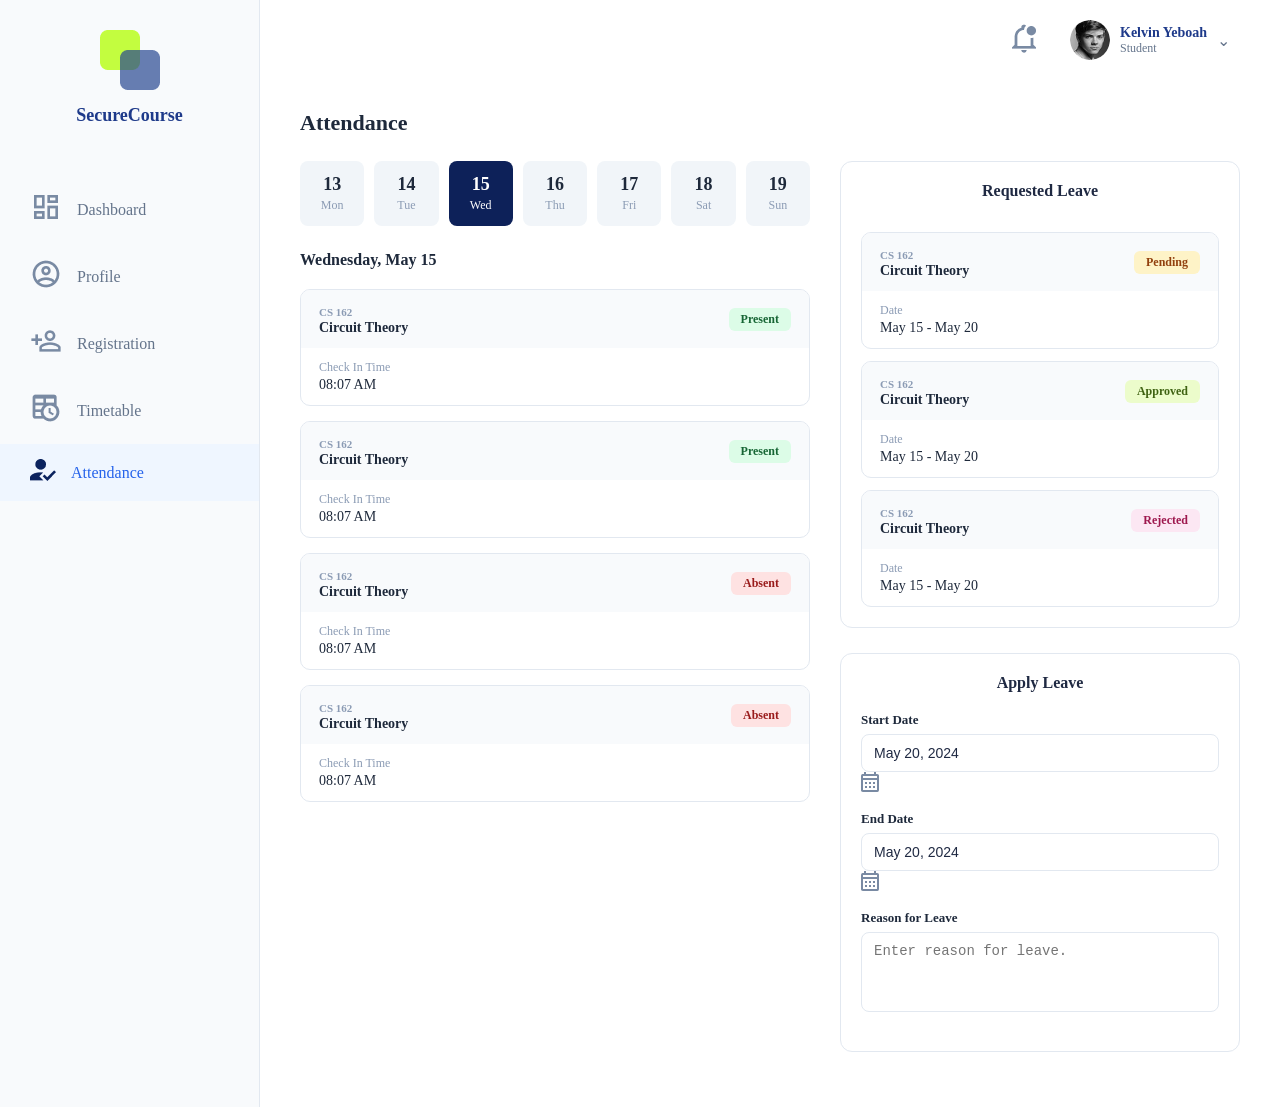
<file: attendance.html>
<!DOCTYPE html>
<html lang="en">

<head>
  <meta charset="UTF-8">
  <meta name="viewport" content="width=device-width, initial-scale=1.0">
  <title>SecureCourse - Attendance</title>
  <link rel="stylesheet" href="attendance.css">
  <link rel="icon" href="./image/secure_course_icon.png">
</head>

<body>
  <!-- main container -->
  <div class="app-container">
    <aside class="sidebar">
      <div class="brand">
        <div class="brand-icon">
          <img src="./image/secure_course_logo.png" alt="logo">
        </div>
        <h2>SecureCourse</h2>
      </div>
      <!-- side bar -->
      <nav class="sidebar-nav">
        <a href="./dashboard.html" class="nav-item">
          <span class="icon"><img src="./image/symbols_dashboard.png" alt=""></span> Dashboard
        </a>
        <a href="./profile.html" class="nav-item">
          <span class="icon"><img src="./image/mdi_account-circle-outline.png" alt=""></span> Profile
        </a>
        <a href="./registration.html" class="nav-item">
          <span class="icon"><img src="./image/mdi_register-outline.png" alt=""></span> Registration
        </a>
        <a href="./timetable.html" class="nav-item">
          <span class="icon"><img src="./image/mdi_timetable.png" alt=""></span> Timetable
        </a>
        <a href="./attendance.html" class="nav-item active">
          <span class="icon"><img src="image/attendance.png" alt=""></span> Attendance
        </a>
      </nav>
    </aside>
    <!-- main content -->
    <main class="main-content">
      <header class="topbar">
        <button class="hamburger-btn">☰</button>
        <div class="spacer"></div>
        <div class="user-profile-section">
          <button class="notification-btn"><img src="image/mdi_bell-badge-outline.png" alt=""></button>

          <div class="profile-menu">
            <img src="./image/profile-photo.png" alt="Avatar" class="avatar">
            <div class="profile-info">
              <span class="name">Kelvin Yeboah</span>
              <span class="role">Student</span>
            </div>
            <span class="dropdown-arrow">⌄</span>
            <div class="dropdown-content">
              <a href="#"><span><img src="./image/mdi_account-circle-outline.png" alt=""></span> Profile</a>
              <a href="#"><span><img src="image/mdi_password-outline.png" alt=""></span> Change Password</a>
              <div class="divider"></div>
              <a href="#"><span><img src="image/material-symbols_logout.png" alt=""></span> Logout</a>
            </div>
          </div>
        </div>
      </header>

      <div class="content-area">
        <h1 class="page-title">Attendance</h1>

        <div class="attendance-grid">

          <div class="attendance-main">
            <div class="date-selector">
              <div class="date-item"><span>13</span><small>Mon</small></div>
              <div class="date-item"><span>14</span><small>Tue</small></div>
              <div class="date-item active"><span>15</span><small>Wed</small></div>
              <div class="date-item"><span>16</span><small>Thu</small></div>
              <div class="date-item"><span>17</span><small>Fri</small></div>
              <div class="date-item"><span>18</span><small>Sat</small></div>
              <div class="date-item"><span>19</span><small>Sun</small></div>
            </div>

            <h3 class="current-date-title">Wednesday, May 15</h3>

            <div class="log-list">
              <div class="log-card">
                <div class="log-header">
                  <div class="course-info">
                    <span class="course-code">CS 162</span>
                    <h4 class="course-name">Circuit Theory</h4>
                  </div>
                  <span class="status-badge present">Present</span>
                </div>
                <div class="log-footer">
                  <span class="check-label">Check In Time</span>
                  <span class="check-time">08:07 AM</span>
                </div>
              </div>

              <div class="log-card">
                <div class="log-header">
                  <div class="course-info">
                    <span class="course-code">CS 162</span>
                    <h4 class="course-name">Circuit Theory</h4>
                  </div>
                  <span class="status-badge present">Present</span>
                </div>
                <div class="log-footer">
                  <span class="check-label">Check In Time</span>
                  <span class="check-time">08:07 AM</span>
                </div>
              </div>

              <div class="log-card">
                <div class="log-header">
                  <div class="course-info">
                    <span class="course-code">CS 162</span>
                    <h4 class="course-name">Circuit Theory</h4>
                  </div>
                  <span class="status-badge absent">Absent</span>
                </div>
                <div class="log-footer">
                  <span class="check-label">Check In Time</span>
                  <span class="check-time">08:07 AM</span>
                </div>
              </div>

              <div class="log-card">
                <div class="log-header">
                  <div class="course-info">
                    <span class="course-code">CS 162</span>
                    <h4 class="course-name">Circuit Theory</h4>
                  </div>
                  <span class="status-badge absent">Absent</span>
                </div>
                <div class="log-footer">
                  <span class="check-label">Check In Time</span>
                  <span class="check-time">08:07 AM</span>
                </div>
              </div>
            </div>
          </div>

          <div class="leave-side">
            <section class="card-outline leave-section">
              <h3 class="section-title">Requested Leave</h3>
              <div class="leave-card">
                <div class="log-header">
                  <div class="course-info">
                    <span class="course-code">CS 162</span>
                    <h4 class="course-name">Circuit Theory</h4>
                  </div>
                  <span class="status-badge pending">Pending</span>
                </div>
                <div class="log-footer">
                  <span class="check-label">Date</span>
                  <span class="check-time">May 15 - May 20</span>
                </div>
              </div>

              <div class="leave-card">
                <div class="log-header">
                  <div class="course-info">
                    <span class="course-code">CS 162</span>
                    <h4 class="course-name">Circuit Theory</h4>
                  </div>
                  <span class="status-badge approved">Approved</span>
                </div>
                <div class="log-footer">
                  <span class="check-label">Date</span>
                  <span class="check-time">May 15 - May 20</span>
                </div>
              </div>

              <div class="leave-card">
                <div class="log-header">
                  <div class="course-info">
                    <span class="course-code">CS 162</span>
                    <h4 class="course-name">Circuit Theory</h4>
                  </div>
                  <span class="status-badge rejected">Rejected</span>
                </div>
                <div class="log-footer">
                  <span class="check-label">Date</span>
                  <span class="check-time">May 15 - May 20</span>
                </div>
              </div>
            </section>

            <section class="card-outline apply-section">
              <h3 class="section-title">Apply Leave</h3>
              <form class="leave-form">
                <div class="form-group">
                  <label>Start Date</label>
                  <div class="input-with-icon">
                    <input type="text" value="May 20, 2024" placeholder="Select start date">
                    <img src="image/calender-attendance.png" alt="">
                  </div>
                </div>
                <div class="form-group">
                  <label>End Date</label>
                  <div class="input-with-icon">
                    <input type="text" value="May 20, 2024">
                    <img src="image/calender-attendance.png" alt="">
                  </div>
                </div>
                <div class="form-group">
                  <label>Reason for Leave</label>
                  <textarea placeholder="Enter reason for leave."></textarea>
                </div>
              </form>
            </section>
          </div>

        </div>
      </div>
    </main>
  </div>

  <script src="responsive.js"></script>
</body>

</html>
</file>
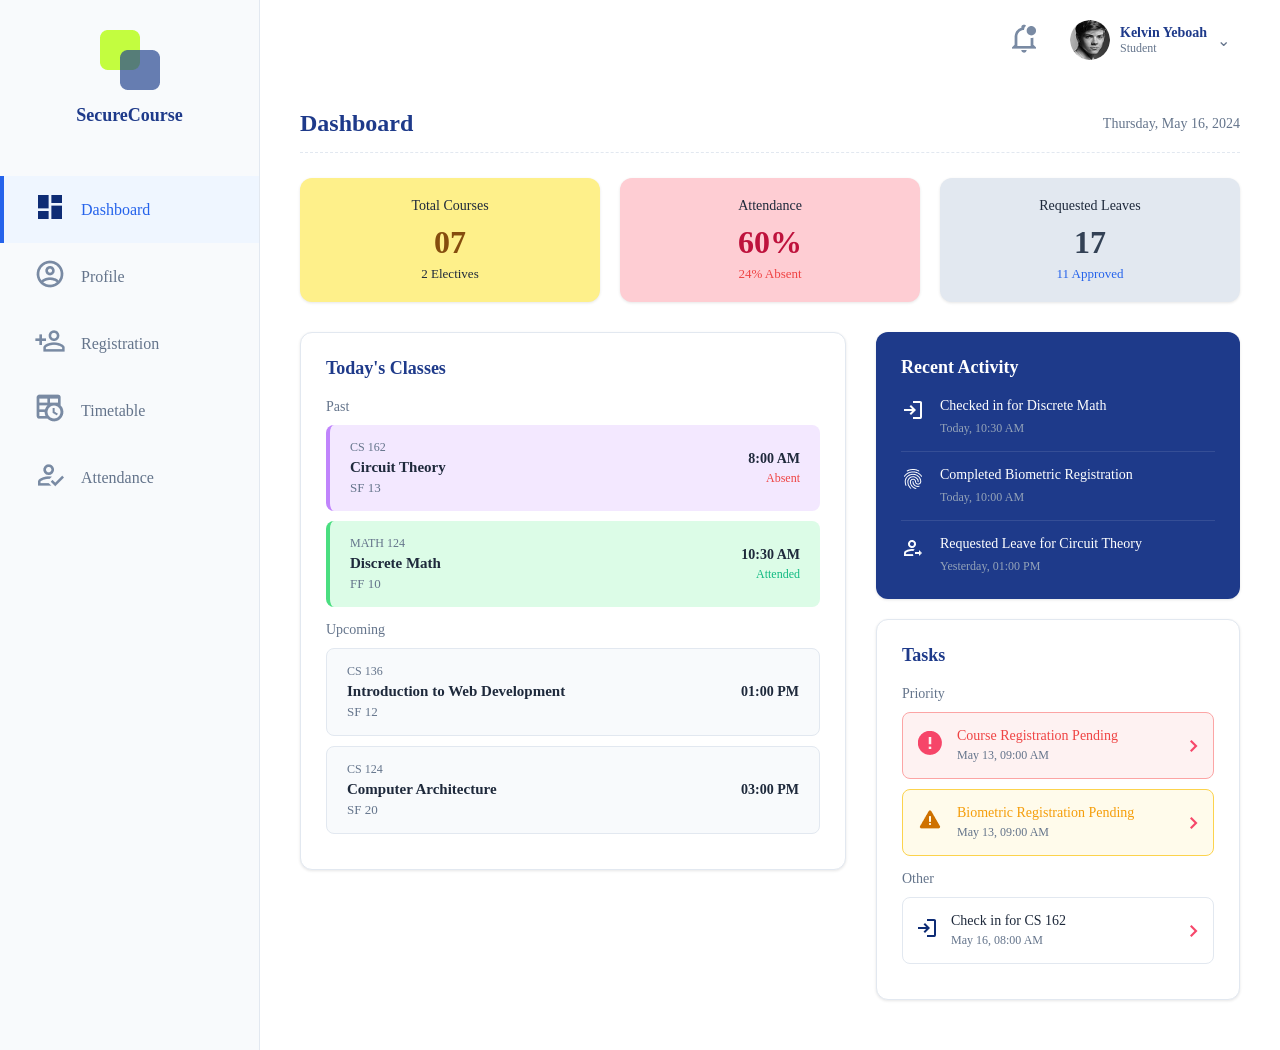
<file: dashboard.html>
<!DOCTYPE html>
<html lang="en">

<head>
    <meta charset="UTF-8">
    <meta name="viewport" content="width=device-width, initial-scale=1.0">
    <title>SecureCourse Dashboard</title>
    <link rel="stylesheet" href="dashboardstyle.css">
    <link rel="icon" href="./image/secure_course_logo.png">
</head>

<body>
    <!-- main container -->
    <div class="app-container">
        <aside class="sidebar">
            <div class="brand">
                <div class="brand-icon">
                    <img src="./image/secure_course_logo.png" alt="logo">
                </div>
                <h2>SecureCourse</h2>
            </div>
            <!-- side bar -->
            <nav class="sidebar-nav">
                <a href="./dashboard.html" class="nav-item active">
                    <span class="icon"><img src="./image/material-symbols_dashboard.png" alt=""></span> Dashboard
                </a>
                <a href="./profile.html" class="nav-item">
                    <span class="icon"><img src="./image/mdi_account-circle-outline.png" alt=""></span> Profile
                </a>
                <a href="./registration.html" class="nav-item">
                    <span class="icon"><img src="./image/mdi_register-outline.png" alt=""></span> Registration
                </a>
                <a href="./timetable.html" class="nav-item">
                    <span class="icon"><img src="./image/mdi_timetable.png" alt=""></span> Timetable
                </a>
                <a href="#" class="nav-item">
                    <span class="icon"><img src="image/mdi_account-check-outline.png" alt=""></span> Attendance
                </a>
            </nav>
        </aside>
        <!-- main content -->
        <main class="main-content">
            <header class="topbar">
                <button class="hamburger-btn">☰</button>
                <div class="spacer"></div>
                <div class="user-profile-section">
                    <button class="notification-btn"><img src="image/mdi_bell-badge-outline.png" alt=""></button>

                    <div class="profile-menu">
                        <img src="./image/profile-photo.png" alt="Avatar" class="avatar">
                        <div class="profile-info">
                            <span class="name">Kelvin Yeboah</span>
                            <span class="role">Student</span>
                        </div>
                        <span class="dropdown-arrow">⌄</span>
                        <div class="dropdown-content">
                            <a href="#"><span><img src="./image/mdi_account-circle-outline.png" alt=""></span>
                                Profile</a>
                            <a href="#"><span><img src="image/mdi_password-outline.png" alt=""></span> Change
                                Password</a>
                            <div class="divider"></div>
                            <a href="#"><span><img src="image/material-symbols_logout.png" alt=""></span> Logout</a>
                        </div>
                    </div>
                </div>
            </header>

            <div class="dashboard-content">

                <div class="page-header">
                    <h1>Dashboard</h1>
                    <span class="date">Thursday, May 16, 2024</span>
                </div>

                <section class="stats-row">
                    <div class="stat-card yellow">
                        <h3>Total Courses</h3>
                        <div class="value">07</div>
                        <p>2 Electives</p>
                    </div>
                    <div class="stat-card pink">
                        <h3>Attendance</h3>
                        <div class="value">60%</div>
                        <p class="danger-text">24% Absent</p>
                    </div>
                    <div class="stat-card gray">
                        <h3>Requested Leaves</h3>
                        <div class="value">17</div>
                        <p class="info-text">11 Approved</p>
                    </div>
                </section>

                <section class="main-grid">

                    <div class="grid-column">
                        <div class="card classes-card">
                            <h2 class="card-title">Today's Classes</h2>

                            <h4 class="section-subtitle">Past</h4>
                            <div class="class-item absent">
                                <div class="class-info">
                                    <span class="course-code">CS 162</span>
                                    <h4>Circuit Theory</h4>
                                    <span class="room">SF 13</span>
                                </div>
                                <div class="class-status">
                                    <span class="time">8:00 AM</span>
                                    <span class="status-label">Absent</span>
                                </div>
                            </div>

                            <div class="class-item attended">
                                <div class="class-info">
                                    <span class="course-code">MATH 124</span>
                                    <h4>Discrete Math</h4>
                                    <span class="room">FF 10</span>
                                </div>
                                <div class="class-status">
                                    <span class="time">10:30 AM</span>
                                    <span class="status-label">Attended</span>
                                </div>
                            </div>

                            <h4 class="section-subtitle">Upcoming</h4>
                            <div class="class-item upcoming">
                                <div class="class-info">
                                    <span class="course-code">CS 136</span>
                                    <h4>Introduction to Web Development</h4>
                                    <span class="room">SF 12</span>
                                </div>
                                <div class="class-status">
                                    <span class="time">01:00 PM</span>
                                </div>
                            </div>

                            <div class="class-item upcoming">
                                <div class="class-info">
                                    <span class="course-code">CS 124</span>
                                    <h4>Computer Architecture</h4>
                                    <span class="room">SF 20</span>
                                </div>
                                <div class="class-status">
                                    <span class="time">03:00 PM</span>
                                </div>
                            </div>
                        </div>
                    </div>

                    <div class="grid-column">

                        <div class="card dark-card">
                            <h2 class="card-title text-white">Recent Activity</h2>
                            <ul class="activity-list">
                                <li>
                                    <span class="act-icon"><img src="image/material-symbols_login.png" alt=""></span>
                                    <div class="act-details">
                                        <p>Checked in for Discrete Math</p>
                                        <span>Today, 10:30 AM</span>
                                    </div>
                                </li>
                                <li>
                                    <span class="act-icon"><img src="image/mdi_fingerprint.png" alt=""></span>
                                    <div class="act-details">
                                        <p>Completed Biometric Registration</p>
                                        <span>Today, 10:00 AM</span>
                                    </div>
                                </li>
                                <li>
                                    <span class="act-icon"><img src="image/mdi_account-arrow-right-outline.png"
                                            alt=""></span>
                                    <div class="act-details">
                                        <p>Requested Leave for Circuit Theory</p>
                                        <span>Yesterday, 01:00 PM</span>
                                    </div>
                                </li>
                            </ul>
                        </div>

                        <div class="card tasks-card">
                            <h2 class="card-title">Tasks</h2>

                            <h4 class="section-subtitle">Priority</h4>
                            <div class="task-item urgent">
                                <span class="task-icon text-red"><img src="./image/zondicons_exclamation-solid.png"
                                        alt=""></span>
                                <div class="task-details">
                                    <p class="text-red">Course Registration Pending</p>
                                    <span>May 13, 09:00 AM</span>
                                </div>
                                <span class="arrow"><img src="image/Vector_Arrow.png" alt=""></span>
                            </div>
                            <div class="task-item warning">
                                <span class="task-icon text-orange"><img src="image/Group.png" alt=""></span>
                                <div class="task-details">
                                    <p class="text-orange">Biometric Registration Pending</p>
                                    <span>May 13, 09:00 AM</span>
                                </div>
                                <span class="arrow"><img src="./image/Vector_Arrow.png" alt=""></span>
                            </div>

                            <h4 class="section-subtitle">Other</h4>
                            <div class="task-item normal">
                                <span class="task-icon"><img src="image/Vector.png" alt=""></span>
                                <div class="task-details">
                                    <p>Check in for CS 162</p>
                                    <span>May 16, 08:00 AM</span>
                                </div>
                                <span class="arrow"><img src="image/Vector_Arrow.png" alt=""></span>
                            </div>
                        </div>

                    </div>
                </section>
            </div>
        </main>
    </div>

    <script src="responsive.js"></script>
</body>

</html>
</file>
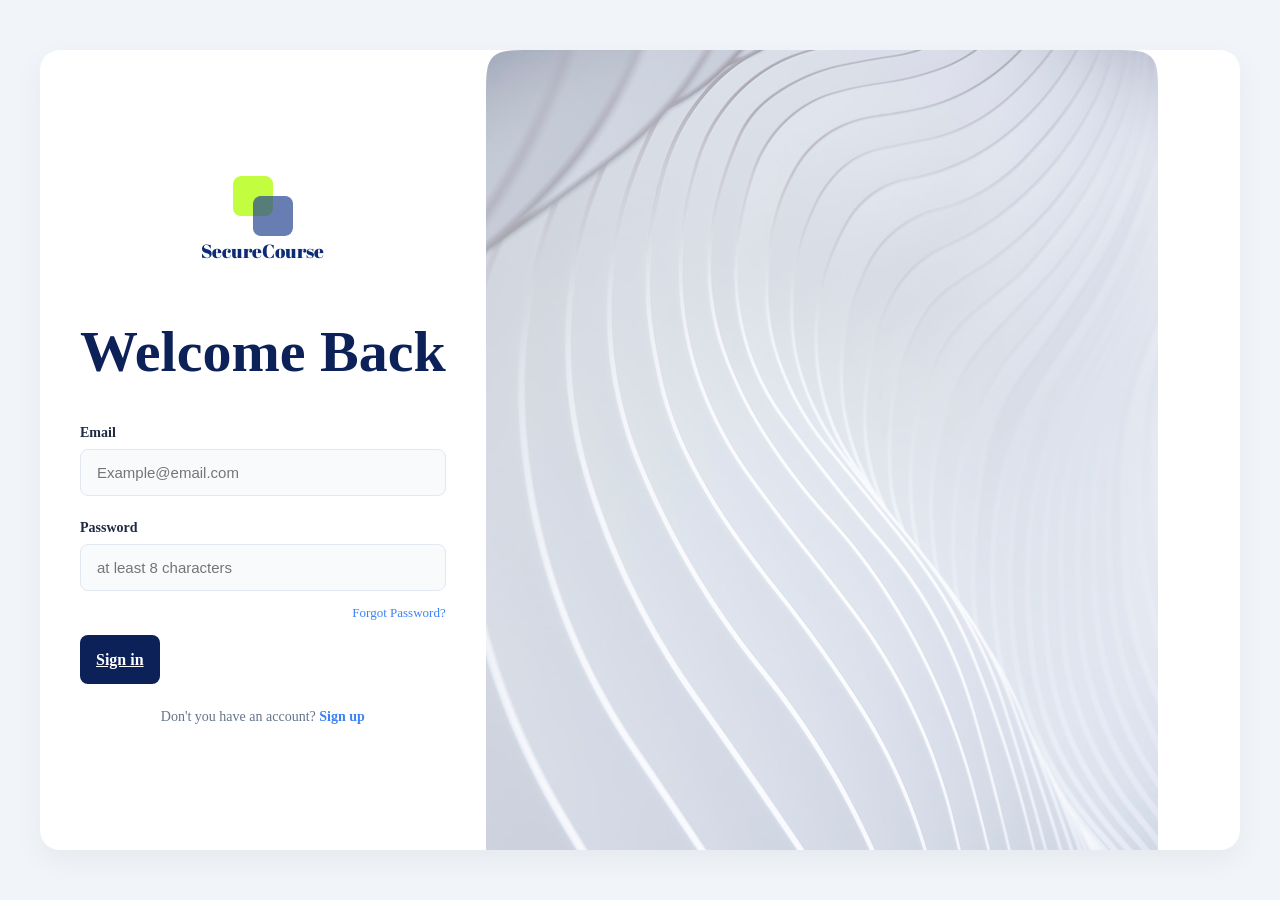
<file: login.html>
<!DOCTYPE html>
<html lang="en">

<head>
  <meta charset="UTF-8">
  <meta name="viewport" content="width=device-width, initial-scale=1.0">
  <title>SecureCourse - Login</title>
  <link rel="icon" href="./image/secure_course_icon.png">
  <link rel="stylesheet" href="login.css">
</head>

<body>

  <div class="login-container">
    <div class="login-form-side">
      <div class="form-wrapper">
        <div class="logo-container">
          <img src="./image/secure_course_icon.png" alt="logo">
          <h3>SecureCourse</h3>
        </div>
        <div class="welcome-text">
          <h1>Welcome Back</h1>
        </div>
        <form>
          <div class="input-group">
            <label for="email">Email</label>
            <input type="email" id="email" placeholder="Example@email.com" required>
          </div>

          <div class="input-group">
            <label for="password">Password</label>
            <input type="password" id="password" placeholder="at least 8 characters" required>
          </div>

          <div class="forgot-password">
            <a href="#">Forgot Password?</a>
          </div>
          <a href="./dashboard.html" class="signin-btn">Sign in</a>
        </form>

        <p class="signup-text">
          Don't you have an account? <a href="./index.html">Sign up</a>
        </p>
      </div>
    </div>

    <div class="login-image-side">
      <img src="./image/login_art.png" alt="">
    </div>
  </div>

  <script src="login.js"></script>
</body>

</html>
</file>
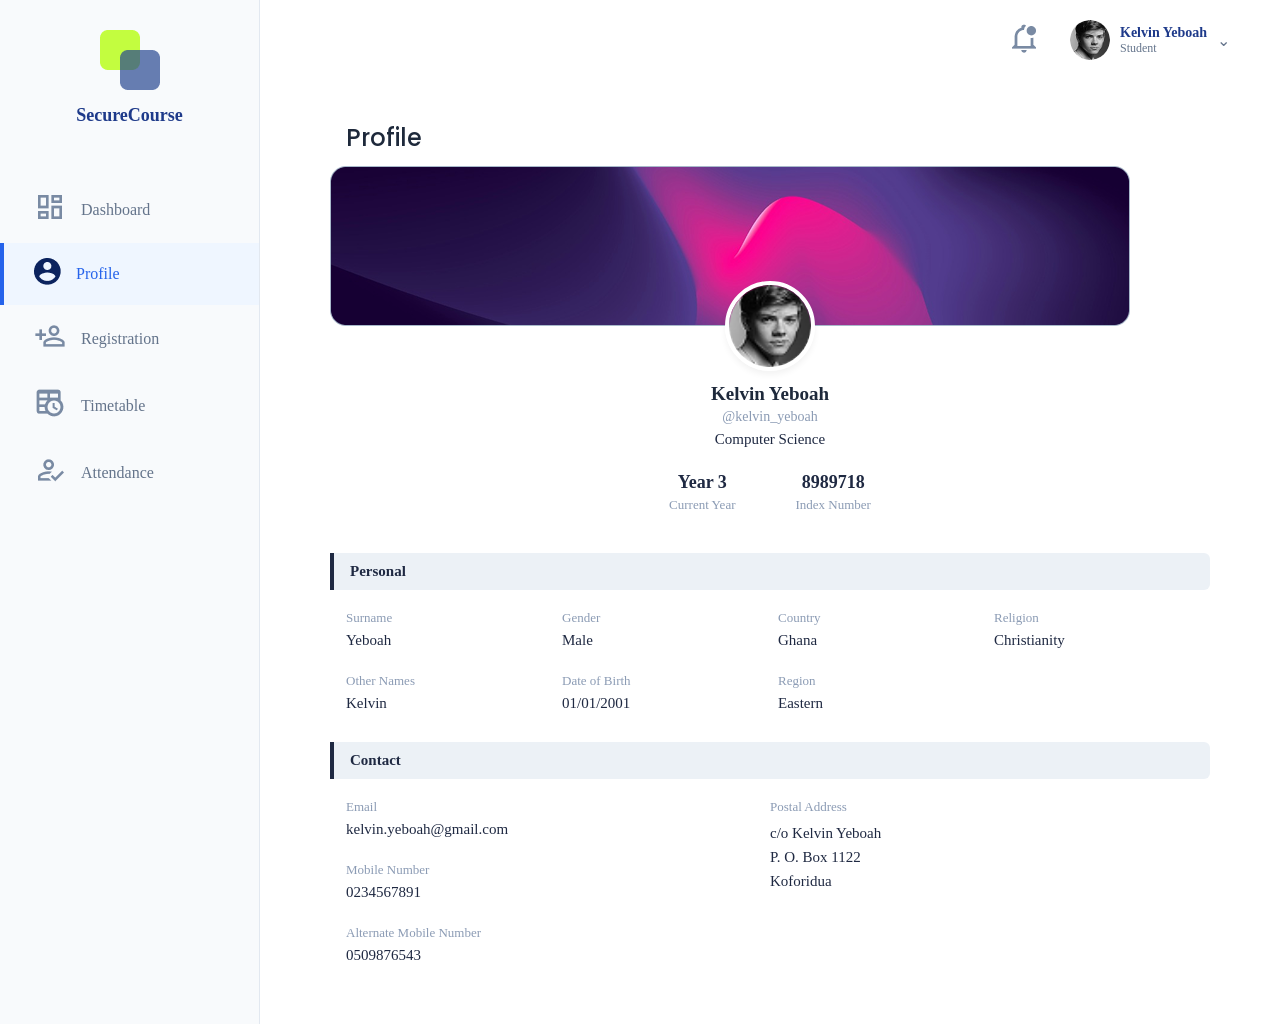
<file: profile.html>
<!DOCTYPE html>
<html lang="en">

<head>
  <meta charset="UTF-8">
  <meta name="viewport" content="width=device-width, initial-scale=1.0">
  <title>SecureCourse - Profile</title>
  <link rel="icon" href="./image/secure_course_icon.png">
  <link rel="stylesheet" href="profile.css">
</head>

<body>
  <!-- main container -->
  <div class="app-container">
    <aside class="sidebar">
      <div class="brand">
        <div class="brand-icon">
          <img src="./image/secure_course_logo.png" alt="logo">
        </div>
        <h2>SecureCourse</h2>
      </div>
      <!-- side bar -->
      <nav class="sidebar-nav">
        <a href="dashboard.html" class="nav-item">
          <span class="icon"><img src="./image/symbols_dashboard.png" alt=""></span> Dashboard
        </a>
        <a href="./profile.html" class="nav-item active">
          <span class="icon"><img src="./image/profile.png" alt=""></span> Profile
        </a>
        <a href="./registration.html" class="nav-item">
          <span class="icon"><img src="./image/mdi_register-outline.png" alt=""></span> Registration
        </a>
        <a href="./timetable.html" class="nav-item">
          <span class="icon"><img src="./image/mdi_timetable.png" alt=""></span> Timetable
        </a>
        <a href="./attendance.html" class="nav-item">
          <span class="icon"><img src="image/mdi_account-check-outline.png" alt=""></span> Attendance
        </a>
      </nav>
    </aside>
    <!-- main content -->
    <main class="main-content">
      <header class="topbar">
        <button class="hamburger-btn">☰</button>
        <div class="spacer"></div>
        <div class="user-profile-section">
          <button class="notification-btn"><img src="image/mdi_bell-badge-outline.png" alt=""></button>
          <div class="profile-menu">
            <img src="./image/profile-photo.png" alt="Avatar" class="avatar">
            <div class="profile-info">
              <span class="name">Kelvin Yeboah</span>
              <span class="role">Student</span>
            </div>
            <span class="dropdown-arrow">⌄</span>
            <div class="dropdown-content">
              <a href="#"><span><img src="./image/mdi_account-circle-outline.png" alt=""></span> Profile</a>
              <a href="#"><span><img src="image/mdi_password-outline.png" alt=""></span> Change Password</a>
              <div class="divider"></div>
              <a href="#"><span><img src="image/material-symbols_logout.png" alt=""></span> Logout</a>
            </div>
          </div>
        </div>
      </header>
      <div class="content-area">
        <h1>Profile</h1>
        <div class="profile-container">
          <div class="img-background">
            <img src="./image/Content.png" alt="">
          </div>
          <div class="avatar-wrapper">
            <img src="./image/profile-photo.png" alt="Kelvin Yeboah" class="profile-avatar">
          </div>

          <div class="user-main-info">
            <h2 class="user-name">Kelvin Yeboah</h2>
            <p class="user-handle">@kelvin_yeboah</p>
            <p class="user-course">Computer Science</p>
          </div>

          <div class="user-stats">
            <div class="stat-item">
              <span class="stat-value">Year 3</span>
              <span class="stat-label">Current Year</span>
            </div>
            <div class="stat-item">
              <span class="stat-value">8989718</span>
              <span class="stat-label">Index Number</span>
            </div>
          </div>

          <div class="info-section">
            <div class="section-header">Personal</div>
            <div class="info-grid personal-grid">
              <div class="info-item">
                <span class="label">Surname</span>
                <span class="value">Yeboah</span>
              </div>
              <div class="info-item">
                <span class="label">Gender</span>
                <span class="value">Male</span>
              </div>
              <div class="info-item">
                <span class="label">Country</span>
                <span class="value">Ghana</span>
              </div>
              <div class="info-item">
                <span class="label">Religion</span>
                <span class="value">Christianity</span>
              </div>
              <div class="info-item">
                <span class="label">Other Names</span>
                <span class="value">Kelvin</span>
              </div>
              <div class="info-item">
                <span class="label">Date of Birth</span>
                <span class="value">01/01/2001</span>
              </div>
              <div class="info-item">
                <span class="label">Region</span>
                <span class="value">Eastern</span>
              </div>
            </div>
          </div>

          <div class="info-section">
            <div class="section-header">Contact</div>
            <div class="info-grid contact-grid">
              <div class="contact-left">
                <div class="info-item">
                  <span class="label">Email</span>
                  <span class="value">kelvin.yeboah@gmail.com</span>
                </div>
                <div class="info-item">
                  <span class="label">Mobile Number</span>
                  <span class="value">0234567891</span>
                </div>
                <div class="info-item">
                  <span class="label">Alternate Mobile Number</span>
                  <span class="value">0509876543</span>
                </div>
              </div>
              <div class="contact-right">
                <div class="info-item">
                  <span class="label">Postal Address</span>
                  <span class="value address-text">
                    c/o Kelvin Yeboah<br>
                    P. O. Box 1122<br>
                    Koforidua
                  </span>
                </div>
              </div>
            </div>
          </div>

        </div>
      </div>
    </main>
  </div>

  <script src="responsive.js"></script>
</body>

</html>
</file>
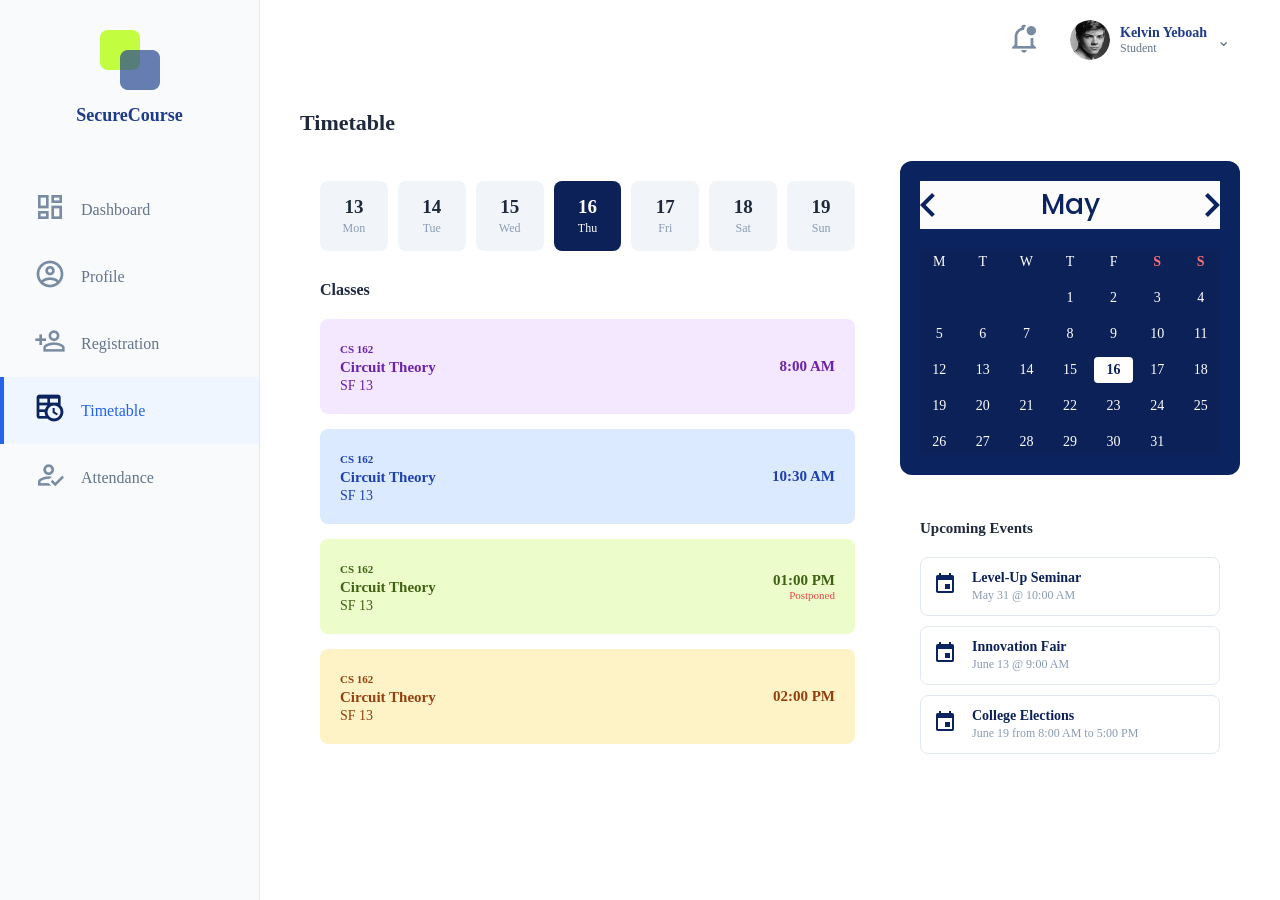
<file: timetable.html>
<!DOCTYPE html>
<html lang="en">

<head>
  <meta charset="UTF-8">
  <meta name="viewport" content="width=device-width, initial-scale=1.0">
  <title>SecureCourse - Timetable</title>
  <link rel="stylesheet" href="./timetable.css">
  <link rel="icon" href="./image/secure_course_icon.png">
</head>

<body>
  <!-- main container -->
  <div class="app-container">
    <aside class="sidebar">
      <div class="brand">
        <div class="brand-icon">
          <img src="./image/secure_course_logo.png" alt="logo">
        </div>
        <h2>SecureCourse</h2>
      </div>
      <!-- side bar -->
      <nav class="sidebar-nav">
        <a href="./dashboard.html" class="nav-item">
          <span class="icon"><img src="./image/symbols_dashboard.png" alt=""></span> Dashboard
        </a>
        <a href="./profile.html" class="nav-item">
          <span class="icon"><img src="./image/mdi_account-circle-outline.png" alt=""></span> Profile
        </a>
        <a href="./registration.html" class="nav-item">
          <span class="icon"><img src="./image/mdi_register-outline.png" alt=""></span> Registration
        </a>
        <a href="./timetable.html" class="nav-item active">
          <span class="icon"><img src="./image/timetable.png" alt=""></span> Timetable
        </a>
        <a href="./attendance.html" class="nav-item">
          <span class="icon"><img src="image/mdi_account-check-outline.png" alt=""></span> Attendance
        </a>
      </nav>
    </aside>
    <!-- main content -->
    <main class="main-content">
      <header class="topbar">
        <button class="hamburger-btn">☰</button>
        <div class="spacer"></div>
        <div class="user-profile-section">
          <button class="notification-btn"><img src="image/mdi_bell-badge-outline.png" alt=""></button>
          <div class="profile-menu">
            <img src="./image/profile-photo.png" alt="Avatar" class="avatar">
            <div class="profile-info">
              <span class="name">Kelvin Yeboah</span>
              <span class="role">Student</span>
            </div>
            <span class="dropdown-arrow">⌄</span>
            <div class="dropdown-content">
              <a href="#"><span><img src="./image/mdi_account-circle-outline.png" alt=""></span> Profile</a>
              <a href="#"><span><img src="image/mdi_password-outline.png" alt=""></span> Change Password</a>
              <div class="divider"></div>
              <a href="#"><span><img src="image/material-symbols_logout.png" alt=""></span> Logout</a>
            </div>
          </div>
        </div>
      </header>

      <div class="content-area">
        <h1 class="page-title">Timetable</h1>

        <div class="timetable-grid">

          <section class="card schedule-main">
            <div class="date-selector">
              <div class="date-item"><span>13</span><small>Mon</small></div>
              <div class="date-item"><span>14</span><small>Tue</small></div>
              <div class="date-item"><span>15</span><small>Wed</small></div>
              <div class="date-item active"><span>16</span><small>Thu</small></div>
              <div class="date-item"><span>17</span><small>Fri</small></div>
              <div class="date-item"><span>18</span><small>Sat</small></div>
              <div class="date-item"><span>19</span><small>Sun</small></div>
            </div>

            <h2 class="sub-section-title">Classes</h2>

            <div class="class-list">
              <div class="class-card purple">
                <div class="class-info">
                  <span class="course-code">CS 162</span>
                  <h3 class="course-title">Circuit Theory</h3>
                  <p class="location">SF 13</p>
                </div>
                <div class="class-time">8:00 AM</div>
              </div>

              <div class="class-card blue">
                <div class="class-info">
                  <span class="course-code">CS 162</span>
                  <h3 class="course-title">Circuit Theory</h3>
                  <p class="location">SF 13</p>
                </div>
                <div class="class-time">10:30 AM</div>
              </div>

              <div class="class-card lime">
                <div class="class-info">
                  <span class="course-code">CS 162</span>
                  <h3 class="course-title">Circuit Theory</h3>
                  <p class="location">SF 13</p>
                </div>
                <div class="class-time-group">
                  <div class="class-time">01:00 PM</div>
                  <span class="status-tag">Postponed</span>
                </div>
              </div>

              <div class="class-card orange">
                <div class="class-info">
                  <span class="course-code">CS 162</span>
                  <h3 class="course-title">Circuit Theory</h3>
                  <p class="location">SF 13</p>
                </div>
                <div class="class-time">02:00 PM</div>
              </div>
            </div>
          </section>

          <div class="side-panel">
            <div class="calendar-widget">
              <div class="calendar-header">
                <img src="image/back arrow.png" alt="">
                <h3>May</h3>
                <img src="image/front arrow.png" alt="">
              </div>
              <div class="calendar-days">
                <span>M</span><span>T</span><span>W</span><span>T</span><span>F</span><span
                  class="weekend">S</span><span class="weekend">S</span>
                <span class="empty"></span><span class="empty"></span><span
                  class="empty"></span><span>1</span><span>2</span><span>3</span><span>4</span><span>5</span>
                <span>6</span><span>7</span><span>8</span><span>9</span><span>10</span><span>11</span><span>12</span>
                <span>13</span><span>14</span><span>15</span><span
                  class="today">16</span><span>17</span><span>18</span><span>19</span>
                <span>20</span><span>21</span><span>22</span><span>23</span><span>24</span><span>25</span><span>26</span>
                <span>27</span><span>28</span><span>29</span><span>30</span><span>31</span>
              </div>
            </div>

            <div class="card events-widget">
              <h2 class="section-title">Upcoming Events</h2>
              <div class="event-item">
                <div class="event-icon"><img src="./image/calender.png" alt="calender logo"></div>
                <div class="event-details">
                  <h4>Level-Up Seminar</h4>
                  <p>May 31 @ 10:00 AM</p>
                </div>
              </div>
              <div class="event-item">
                <div class="event-icon"><img src="image/calender.png" alt="calender logo"></div>
                <div class="event-details">
                  <h4>Innovation Fair</h4>
                  <p>June 13 @ 9:00 AM</p>
                </div>
              </div>
              <div class="event-item">
                <div class="event-icon"><img src="./image/calender.png" alt="calender logo"></div>
                <div class="event-details">
                  <h4>College Elections</h4>
                  <p>June 19 from 8:00 AM to 5:00 PM</p>
                </div>
              </div>
            </div>
          </div>
        </div>
      </div>
    </main>
  </div>
  <script src="responsive.js"></script>
</body>

</html>
</file>
<file: attendance.css>
@import url("https://fonts.googleapis.com/css2?family=Abril+Fatface&display=swap");
@import url("https://fonts.googleapis.com/css2?family=Poppins:ital,wght@0,100;0,200;0,300;0,400;0,500;0,600;0,700;0,800;0,900;1,100;1,200;1,300;1,400;1,500;1,600;1,700;1,800;1,900&display=swap");

* {
  margin: 0;
  padding: 0;
  box-sizing: border-box;
}

body {
  background-color: #ffffff;
  color: #1e293b;
}

.app-container {
  display: flex;
  min-height: 100vh;
}

.sidebar {
  width: 260px;
  background-color: #f8fafc;
  border-right: 1px solid #e2e8f0;
  display: flex;
  flex-direction: column;
}

.brand {
  padding: 30px 20px;
  display: flex;
  flex-direction: column;
  align-items: center;
  gap: 15px;
}

.brand-icon {
  width: 60px;
  height: 60px;
  gap: 11px;
}

.brand h2 {
  font-size: 18px;
  color: #1e3a8a;
}

.sidebar-nav {
  padding: 20px 0;
  display: flex;
  flex-direction: column;
}

.nav-item {
  display: flex;
  align-items: center;
  gap: 15px;
  padding: 15px 30px;
  text-decoration: none;
  color: #64748b;
  font-weight: 500;
  border-left: 4px;
}

.nav-item:hover {
  background-color: #f1f5f9;
  color: #1e3a8a;
}

.nav-item.active {
  color: #2563eb;
  border-left-color: #2563eb;
  background-color: #eff6ff;
}

.nav-item .icon {
  font-size: 18px;
}

.main-content {
  flex: 1;
  display: flex;
  flex-direction: column;
}

.topbar {
  display: flex;
  justify-content: space-between;
  align-items: center;
  padding: 15px 40px;
  border-bottom: 1px;
}

.user-profile-section {
  display: flex;
  align-items: center;
  gap: 20px;
}

.notification-btn {
  background: none;
  border: none;
  font-size: 20px;
  cursor: pointer;
  color: #64748b;
  transition: all 0.2s ease-in-out;
}
.notification-btn:hover {
  color: #1e3a8a;
  transform: scale(1.1);
}

.profile-menu {
  display: flex;
  align-items: center;
  gap: 10px;
  cursor: pointer;
  position: relative;
  padding: 5px 10px;
  border-radius: 8px;
  transition: all 0.2s ease-in-out;
}

.profile-menu:hover {
  background-color: #f8fafc;
}

.avatar {
  width: 40px;
  height: 40px;
  border-radius: 50%;
}
.profile-info {
  display: flex;
  flex-direction: column;
}
.name {
  font-weight: 600;
  font-size: 14px;
  color: #1e3a8a;
}
.role {
  font-size: 12px;
  color: #64748b;
}
.dropdown-arrow {
  color: #64748b;
}

.dropdown-content {
  display: none;
  position: absolute;
  top: 100%;
  right: 0;
  background-color: white;
  min-width: 200px;
  box-shadow: 0 10px 15px -3px #0000001a;
  border-radius: 8px;
  border: 1px solid #e2e8f0;
  padding: 10px 0px;
}

/* Shows dropdown on hover */
.profile-menu:hover .dropdown-content {
  display: block;
}

.dropdown-content a {
  color: #1e293b;
  padding: 12px 20px;
  text-decoration: none;
  display: flex;
  align-items: center;
  gap: 10px;
  font-size: 14px;
  transition: all 0.2s ease-in-out;
}

.dropdown-content a:hover {
  background-color: #f8fafc;
  color: #2563eb;
}

.divider {
  height: 1px;
  background-color: #e2e8f0;
  margin: 5px 0px;
}

/* --- Content Layout --- */
.content-area {
  padding: 30px 40px;
}
.page-title {
  font-size: 22px;
  font-weight: 600;
  margin-bottom: 25px;
}
.attendance-grid {
  display: grid;
  grid-template-columns: 1fr 400px;
  gap: 30px;
}

/* --- Date Selector --- */
.date-selector {
  display: flex;
  gap: 10px;
  margin-bottom: 25px;
}
.date-item {
  flex: 1;
  padding: 12px 5px;
  border-radius: 8px;
  background-color: #f1f5f9;
  text-align: center;
  cursor: pointer;
  transition: 0.2s;
  border: 1px solid transparent;
}

.date-item:hover {
  background-color: #e2e8f0;
}
.date-item.active {
  background-color: #0d2159;
  color: #ffffff;
}
.date-item span {
  display: block;
  font-size: 18px;
  font-weight: 600;
}
.date-item small {
  font-size: 12px;
  color: #8b9bb4;
}
.date-item.active small {
  color: #ffffff;
}

.current-date-title {
  font-size: 16px;
  margin-bottom: 20px;
  font-weight: 600;
}

/* --- Attendance Logs --- */
.log-list {
  display: flex;
  flex-direction: column;
  gap: 15px;
}

.log-card,
.leave-card {
  border: 1px solid #e2e8f0;
  border-radius: 10px;
  overflow: hidden;
  cursor: pointer;
}
.log-card:hover,
.leave-card:hover {
  transform: translateY(-2px);
  box-shadow: 0 4px 10px #000000;
}

.log-header {
  padding: 12px 18px;
  background-color: #f8fafc;
  display: flex;
  justify-content: space-between;
  align-items: center;
}
.course-code {
  font-size: 11px;
  color: #8b9bb4;
  font-weight: 600;
}
.course-name {
  font-size: 14px;
  font-weight: 600;
}

.log-footer {
  padding: 12px 18px;
  display: flex;
  flex-direction: column;
  gap: 2px;
}
.check-label {
  font-size: 12px;
  color: #8b9bb4;
}
.check-time {
  font-size: 14px;
  font-weight: 500;
}

/* --- Badges --- */
.status-badge {
  padding: 4px 12px;
  border-radius: 6px;
  font-size: 12px;
  font-weight: 600;
}
.present {
  background-color: #dcfce7;
  color: #166534;
}
.absent {
  background-color: #fee2e2;
  color: #991b1b;
}
.pending {
  background-color: #fef3c7;
  color: #92400e;
}
.approved {
  background-color: #ecfccb;
  color: #3f6212;
}
.rejected {
  background-color: #fce7f3;
  color: #9d174d;
}

/* --- Side Column --- */
.card-outline {
  border: 1px solid #e2e8f0;
  border-radius: 12px;
  padding: 20px;
  margin-bottom: 25px;
}
.section-title {
  font-size: 16px;
  text-align: center;
  margin-bottom: 20px;
  color: #1f2942;
}
.leave-section {
  display: flex;
  flex-direction: column;
  gap: 12px;
}

/* --- Forms --- */
.form-group {
  margin-bottom: 15px;
}
.form-group label {
  display: block;
  font-size: 13px;
  font-weight: 600;
  margin-bottom: 6px;
}
.input-with-icon {
  position: relative;
}
.input-with-icon input,
.form-group textarea {
  width: 100%;
  padding: 10px 12px;
  border: 1px solid #e2e8f0;
  border-radius: 8px;
  font-size: 14px;
  color: #1f2942;
  background-color: #ffffff;
}
.form-group textarea {
  height: 80px;
  resize: none;
}
.form-group input:focus,
.form-group textarea:focus {
  outline: none;
  border-color: #0d2159;
}

.hamburger-btn {
  display: none;
  background: none;
  border: none;
  font-size: 24px;
  cursor: pointer;
  color: #64748b;
  margin-right: 10px;
  transition: all 0.2s ease-in-out;
}

.hamburger-btn:hover {
  color: #1e3a8a;
}

/* Responsive adjustments */
@media (max-width: 768px) {
  .sidebar {
    width: 200px;
  }
  .topbar {
    padding: 10px 20px;
  }
  .attendance-content {
    padding: 20px;
  }
  .card {
    padding: 20px;
  }
}

@media (max-width: 480px) {
  .hamburger-btn {
    display: block;
  }
  .sidebar {
    display: none;
    position: fixed;
    top: 0;
    left: 0;
    height: 100vh;
    z-index: 1000;
    width: 250px;
    box-shadow: 2px 0 5px #000000;
  }
  .sidebar.open {
    display: flex;
  }
  .app-container {
    flex-direction: column;
  }
  .main-content {
    width: 100%;
  }
  .topbar {
    padding: 10px 15px;
  }
  .attendance-content {
    padding: 15px;
  }
  .card {
    padding: 15px;
  }
}
</file>
<file: dashboardstyle.css>
@import url("https://fonts.googleapis.com/css2?family=Abril+Fatface&display=swap");
@import url("https://fonts.googleapis.com/css2?family=Poppins:ital,wght@0,100;0,200;0,300;0,400;0,500;0,600;0,700;0,800;0,900;1,100;1,200;1,300;1,400;1,500;1,600;1,700;1,800;1,900&display=swap");

* {
  margin: 0;
  padding: 0;
  box-sizing: border-box;
}

body {
  background-color: #ffffff;
  color: #1e293b;
}

.app-container {
  display: flex;
  min-height: 100vh;
}

.sidebar {
  width: 260px;
  background-color: #f8fafc;
  border-right: 1px solid #e2e8f0;
  display: flex;
  flex-direction: column;
}

.brand {
  padding: 30px 20px;
  display: flex;
  flex-direction: column;
  align-items: center;
  gap: 15px;
}

.brand-icon {
  width: 60px;
  height: 60px;
  gap: 11px;
}

.brand h2 {
  font-size: 18px;
  color: #1e3a8a;
}

.sidebar-nav {
  padding: 20px 0;
  display: flex;
  flex-direction: column;
}

.nav-item {
  display: flex;
  align-items: center;
  gap: 15px;
  padding: 15px 30px;
  text-decoration: none;
  color: #64748b;
  font-weight: 500;
  transition: all 0.2s ease-in-out;
  border-left: 4px solid transparent;
}

.nav-item:hover {
  background-color: #f1f5f9;
  color: #1e3a8a;
}

.nav-item.active {
  color: #2563eb;
  border-left-color: #2563eb;
  background-color: #eff6ff;
}

.nav-item .icon {
  font-size: 18px;
}

.main-content {
  flex: 1;
  display: flex;
  flex-direction: column;
}

.topbar {
  display: flex;
  justify-content: space-between;
  align-items: center;
  padding: 15px 40px;
  border-bottom: 1px;
}

.user-profile-section {
  display: flex;
  align-items: center;
  gap: 20px;
}

.notification-btn {
  background: none;
  border: none;
  font-size: 20px;
  cursor: pointer;
  color: #64748b;
  transition: all 0.2s ease-in-out;
}
.notification-btn:hover {
  color: #1e3a8a;
  transform: scale(1.1);
}

.profile-menu {
  display: flex;
  align-items: center;
  gap: 10px;
  cursor: pointer;
  position: relative;
  padding: 5px 10px;
  border-radius: 8px;
  transition: all 0.2s ease-in-out;
}

.profile-menu:hover {
  background-color: #f8fafc;
}

.avatar {
  width: 40px;
  height: 40px;
  border-radius: 50%;
}
.profile-info {
  display: flex;
  flex-direction: column;
}
.name {
  font-weight: 600;
  font-size: 14px;
  color: #1e3a8a;
}
.role {
  font-size: 12px;
  color: #64748b;
}
.dropdown-arrow {
  color: #64748b;
}

.dropdown-content {
  display: none;
  position: absolute;
  top: 100%;
  right: 0;
  background-color: white;
  min-width: 200px;
  box-shadow: 0 10px 15px -3px #0000001a;
  border-radius: 8px;
  border: 1px solid #e2e8f0;
  z-index: 100;
  padding: 10px 0;
}

/* Shows dropdown on hover */
.profile-menu:hover .dropdown-content {
  display: block;
}

.dropdown-content a {
  color: #1e293b;
  padding: 12px 20px;
  text-decoration: none;
  display: flex;
  align-items: center;
  gap: 10px;
  font-size: 14px;
  transition: all 0.2s ease-in-out;
}

.dropdown-content a:hover {
  background-color: #f8fafc;
  color: #2563eb;
}

.divider {
  height: 1px;
  background-color: #e2e8f0;
  margin: 5px 0;
}

.dashboard-content {
  padding: 30px 40px;
}

.page-header {
  display: flex;
  justify-content: space-between;
  align-items: center;
  margin-bottom: 25px;
  border-bottom: 1px dashed #e2e8f0;
  padding-bottom: 15px;
}

.page-header h1 {
  font-size: 24px;
  color: #1e3a8a;
}

.page-header .date {
  color: #64748b;
  font-size: 14px;
}

.stats-row {
  display: grid;
  grid-template-columns: repeat(3, 1fr);
  gap: 20px;
  margin-bottom: 30px;
}

.stat-card {
  padding: 20px;
  border-radius: 12px;
  text-align: center;
  box-shadow: 0 1px 3px #0000001a;
  transition: all 0.2s ease-in-out;
  cursor: default;
}

.stat-card:hover {
  transform: translateY(-3px);
  box-shadow: 0 4px 6px -1px #0000001a;
}

.stat-card h3 {
  font-size: 14px;
  font-weight: 500;
  color: #1e293b;
  margin-bottom: 10px;
}
.stat-card .value {
  font-size: 32px;
  font-weight: 700;
  margin-bottom: 5px;
}
.stat-card p {
  font-size: 13px;
}

.stat-card.yellow {
  background-color: #fef08a;
}
.stat-card.yellow .value {
  color: #854d0e;
}
.stat-card.pink {
  background-color: #fecdd3;
}
.stat-card.pink .value {
  color: #be123c;
}
.danger-text {
  color: #ef4444;
}
.stat-card.gray {
  background-color: #e2e8f0;
}
.stat-card.gray .value {
  color: #334155;
}
.info-text {
  color: #2563eb;
}

.main-grid {
  display: grid;
  grid-template-columns: 1.5fr 1fr;
  gap: 30px;
}

.card {
  background: white;
  border: 1px solid #e2e8f0;
  border-radius: 12px;
  padding: 25px;
  margin-bottom: 20px;
  box-shadow: 0 1px 3px #0000001a;
}

.card-title {
  font-size: 18px;
  margin-bottom: 20px;
  color: #1e3a8a;
}
.section-subtitle {
  font-size: 14px;
  color: #64748b;
  margin: 15px 0 10px 0;
  font-weight: 500;
}

.class-item {
  display: flex;
  justify-content: space-between;
  align-items: center;
  padding: 15px 20px;
  border-radius: 8px;
  margin-bottom: 10px;
  transition: all 0.2s ease-in-out;
}
.class-item:hover {
  transform: translateX(4px);
  box-shadow: 0 1px 3px #0000001a;
}

.class-info {
  display: flex;
  flex-direction: column;
  gap: 4px;
}
.course-code {
  font-size: 12px;
  color: #64748b;
  text-transform: uppercase;
}
.class-info h4 {
  font-size: 15px;
  font-weight: 600;
  color: #1e293b;
}
.room {
  font-size: 13px;
  color: #64748b;
}

.class-status {
  display: flex;
  flex-direction: column;
  align-items: flex-end;
  gap: 4px;
}
.time {
  font-weight: 600;
  font-size: 14px;
}
.status-label {
  font-size: 12px;
  font-weight: 500;
}

.absent {
  background-color: #f3e8ff;
  border-left: 4px solid #c084fc;
}
.absent .status-label {
  color: #ef4444;
}

.attended {
  background-color: #dcfce7;
  border-left: 4px solid #4ade80;
}
.attended .status-label {
  color: #10b981;
}

.upcoming {
  background-color: #f8fafc;
  border: 1px solid #e2e8f0;
}

.dark-card {
  background-color: #1e3a8a;
  border: none;
}
.text-white {
  color: white;
}

.activity-list {
  list-style: none;
  display: flex;
  flex-direction: column;
  gap: 15px;
}
.activity-list li {
  display: flex;
  align-items: flex-start;
  gap: 15px;
  padding-bottom: 15px;
  border-bottom: 1px solid #ffffff1a;
}
.activity-list li:last-child {
  border-bottom: none;
  padding-bottom: 0;
}
.act-icon {
  color: #94a3b8;
  font-size: 18px;
}
.act-details p {
  color: white;
  font-size: 14px;
  font-weight: 500;
  margin-bottom: 4px;
}
.act-details span {
  color: #94a3b8;
  font-size: 12px;
}

.task-item {
  display: flex;
  align-items: center;
  gap: 15px;
  padding: 15px;
  border: 1px solid #e2e8f0;
  border-radius: 8px;
  margin-bottom: 10px;
  cursor: pointer;
  transition: all 0.2s ease-in-out;
}
.task-item:hover {
  transform: translateX(4px);
  box-shadow: 0 1px 3px #0000001a;
}

.task-item.urgent {
  border-color: #fca5a5;
  background-color: #fef2f2;
}
.task-item.warning {
  border-color: #fcd34d;
  background-color: #fffbeb;
}

.task-icon {
  font-weight: bold;
  font-size: 18px;
}
.text-red {
  color: #ef4444;
}
.text-orange {
  color: #f59e0b;
}

.task-details {
  flex: 1;
  display: flex;
  flex-direction: column;
  gap: 4px;
}
.task-details p {
  font-size: 14px;
  font-weight: 500;
}
.task-details span {
  font-size: 12px;
  color: #64748b;
}
.arrow {
  color: #64748b;
  font-size: 20px;
}

.hamburger-btn {
  display: none;
  background: none;
  border: none;
  font-size: 24px;
  cursor: pointer;
  color: #64748b;
  margin-right: 10px;
  transition: all 0.2s ease-in-out;
}

.hamburger-btn:hover {
  color: #1e3a8a;
}

/* Responsive adjustments */
@media (max-width: 1024px) {
  .main-grid {
    grid-template-columns: 1fr;
    overflow: hidden;
  }
}

@media (max-width: 768px) {
  .sidebar {
    width: 200px;
  }
  .topbar {
    padding: 10px 20px;
  }
  .dashboard-content {
    padding: 20px;
  }
  .main-grid {
    gap: 20px;
  }
  .card {
    padding: 20px;
  }
}

@media (max-width: 480px) {
  .hamburger-btn {
    display: block;
  }
  .sidebar {
    display: none;
    position: fixed;
    top: 0;
    left: 0;
    height: 100vh;
    z-index: 1000;
    width: 250px;
    box-shadow: 2px 0 5px #000000;
  }
  .sidebar.open {
    display: flex;
  }
  .app-container {
    flex-direction: column;
  }
  .main-content {
    width: 100%;
  }
  .topbar {
    padding: 10px 15px;
  }
  .dashboard-content {
    padding: 15px;
  }
  .page-header {
    flex-direction: column;
    align-items: flex-start;
    gap: 10px;
  }
  .main-grid {
    grid-template-columns: 1fr;
    gap: 15px;
  }
  .card {
    padding: 15px;
  }
  .stat-grid {
    grid-template-columns: 1fr;
  }
}
</file>
<file: login.css>
@import url("https://fonts.googleapis.com/css2?family=Abril+Fatface&display=swap");
@import url("https://fonts.googleapis.com/css2?family=Poppins:ital,wght@0,100;0,200;0,300;0,400;0,500;0,600;0,700;0,800;0,900;1,100;1,200;1,300;1,400;1,500;1,600;1,700;1,800;1,900&display=swap");
@import url("https://fonts.googleapis.com/css2?family=Roboto:ital,wght@0,100..900;1,100..900&display=swap");

/* --- Base Reset --- */
* {
  margin: 0;
  padding: 0;
  box-sizing: border-box;
}

body {
  background-color: #f1f5f9;
  display: flex;
  align-items: center;
  justify-content: center;
  min-height: 100vh;
}

.login-container {
  display: flex;
  width: 100%;
  max-width: 1200px;
  height: 800px;
  background-color: #ffffff;
  border-radius: 20px;
  overflow: hidden;
  box-shadow: 0 10px 30px #0000000d;
  margin: 20px;
}

/* --- Left Side: Form --- */
.login-form-side {
  display: flex;
  align-items: center;
  justify-content: center;
  padding: 40px;
}

.form-wrapper {
  width: 100%;
  max-width: 400px;
}

.logo-container {
  display: flex;
  flex-direction: column;
  align-items: center;
  margin-bottom: 50px;
}

.logo-container img {
  width: 60px;
  height: 60px;
  left: 307px;
  border-radius: 8px;
  gap: 11px;
}

.logo-container h3 {
  width: 156px;
  height: 32px;
  letter-spacing: 0%;
  size: 24px;
  line-height: 100%;
  font-weight: 400;
  top: 257.5px;
  left: 258px;
  display: flex;
  flex-direction: column;
  align-items: center;
  justify-content: center;
  color: #0e2c75;
  font-family: "Abril Fatface";
  font-style: "regular";
  gap: 32px;
}

.welcome-text {
  font-size: 29px;
  font-weight: 700;
  color: #0d2159;
  text-align: center;
  margin-bottom: 40px;
}

/* --- Input Styling --- */
.input-group {
  margin-bottom: 24px;
}

.input-group label {
  display: block;
  font-size: 14px;
  font-weight: 600;
  color: #1f2942;
  margin-bottom: 8px;
}

.input-group input {
  width: 100%;
  padding: 14px 16px;
  border: 1px solid #e2e8f0;
  border-radius: 8px;
  background-color: #f8fafc;
  font-size: 15px;
  transition: all 0.2s ease;
}

/* Interactive: Input Focus */
.input-group input:focus {
  outline: none;
  border-color: #3b82f6;
  background-color: #ffffff;
  box-shadow: 0 0 0 4px #3b82f61a;
}

.forgot-password {
  text-align: right;
  margin-top: -12px;
  margin-bottom: 30px;
}

.forgot-password a {
  font-size: 13px;
  color: #3b82f6;
  text-decoration: none;
  font-weight: 500;
}

.forgot-password a:hover {
  text-decoration: none;
}

/* --- Button Styling --- */
.signin-btn {
  width: 100%;
  padding: 16px;
  background-color: #0d2159;
  color: #ffffff;
  border: none;
  border-radius: 8px;
  font-size: 16px;
  font-weight: 600;
  cursor: pointer;
  transition: all 0.2s ease;
}

/* Interactive: Sign In Hover */
.signin-btn:hover {
  background-color: #1a3a8a;
  transform: translateY(-1px);
  box-shadow: 0 4px 12px #0d215933;
}

.signin-btn:active {
  transform: translateY(0);
}

.signup-text {
  text-align: center;
  margin-top: 40px;
  font-size: 14px;
  color: #64748b;
}

.signup-text a {
  color: #3b82f6;
  text-decoration: none;
  font-weight: 600;
}

.signup-text a:hover {
  text-decoration: underline;
}

/* --- Right Side: Image --- */
.login-image-side {
  width: 672px;
  height: 960px;
  border-radius: 24px;
}

/* Responsive adjustments */
@media (max-width: 768px) {
  .login-container {
    flex-direction: column;
    height: auto;
  }
  .login-form-side {
    width: 100%;
    padding: 40px 20px;
  }
  .login-image-side {
    width: 100%;
    height: 300px;
    border-radius: 0;
  }
  .form-wrapper {
    max-width: 400px;
    margin: 0 auto;
  }
}

@media (max-width: 480px) {
  .login-container {
    padding: 20px;
  }
  .login-form-side {
    padding: 20px;
  }
  .welcome-text h1 {
    font-size: 24px;
  }
  .input-group label {
    font-size: 14px;
  }
  .input-group input {
    padding: 12px;
    font-size: 16px;
  }
  .signin-btn {
    padding: 12px;
    font-size: 16px;
  }
  .login-image-side {
    height: 200px;
  }
}
</file>
<file: profile.css>
@import url("https://fonts.googleapis.com/css2?family=Abril+Fatface&display=swap");
@import url("https://fonts.googleapis.com/css2?family=Poppins:ital,wght@0,100;0,200;0,300;0,400;0,500;0,600;0,700;0,800;0,900;1,100;1,200;1,300;1,400;1,500;1,600;1,700;1,800;1,900&display=swap");

* {
  margin: 0;
  padding: 0;
  box-sizing: border-box;
}

body {
  background-color: #ffffff;
  color: #1e293b;
}

.app-container {
  display: flex;
  min-height: 100vh;
}

.sidebar {
  width: 260px;
  background-color: #f8fafc;
  border-right: 1px solid #e2e8f0;
  display: flex;
  flex-direction: column;
}

.brand {
  padding: 30px 20px;
  display: flex;
  flex-direction: column;
  align-items: center;
  gap: 15px;
}

.brand-icon {
  width: 60px;
  height: 60px;
  gap: 11px;
}

.brand h2 {
  font-size: 18px;
  color: #1e3a8a;
}

.sidebar-nav {
  padding: 20px 0;
  display: flex;
  flex-direction: column;
}

.nav-item {
  display: flex;
  align-items: center;
  gap: 15px;
  padding: 15px 30px;
  text-decoration: none;
  color: #64748b;
  font-weight: 500;
  transition: all 0.2s ease-in-out;
  border-left: 4px solid transparent;
}

.nav-item:hover {
  background-color: #f1f5f9;
  color: #1e3a8a;
}

.nav-item.active {
  color: #2563eb;
  border-left-color: #2563eb;
  background-color: #eff6ff;
}

.nav-item .icon {
  font-size: 18px;
}

.main-content {
  flex: 1;
  display: flex;
  flex-direction: column;
}

.topbar {
  display: flex;
  justify-content: space-between;
  align-items: center;
  padding: 15px 40px;
  border-bottom: 1px;
}

.user-profile-section {
  display: flex;
  align-items: center;
  gap: 20px;
}

.notification-btn {
  background: none;
  border: none;
  font-size: 20px;
  cursor: pointer;
  color: #64748b;
  transition: all 0.2s ease-in-out;
}
.notification-btn:hover {
  color: #1e3a8a;
  transform: scale(1.1);
}

.profile-menu {
  display: flex;
  align-items: center;
  gap: 10px;
  cursor: pointer;
  position: relative;
  padding: 5px 10px;
  border-radius: 8px;
  transition: all 0.2s ease-in-out;
}

.profile-menu:hover {
  background-color: #f8fafc;
}

.avatar {
  width: 40px;
  height: 40px;
  border-radius: 50%;
}
.profile-info {
  display: flex;
  flex-direction: column;
}
.name {
  font-weight: 600;
  font-size: 14px;
  color: #1e3a8a;
}
.role {
  font-size: 12px;
  color: #64748b;
}
.dropdown-arrow {
  color: #64748b;
}

.dropdown-content {
  display: none;
  position: absolute;
  background-color: white;
  min-width: 200px;
  border-radius: 8px;
  border: 1px solid #e2e8f0;
  padding: 10px;
}

.profile-menu:hover .dropdown-content {
  display: block;
}

.dropdown-content a {
  color: #1e293b;
  padding: 12px 20px;
  text-decoration: none;
  display: flex;
  align-items: center;
  gap: 10px;
  font-size: 14px;
  transition: all 0.2s ease-in-out;
}

.dropdown-content a:hover {
  background-color: #f8fafc;
  color: #2563eb;
}
.divider {
  height: 1px;
  background-color: #e2e8f0;
  margin: 5px;
}

/* --- Profile Content --- */
.content-area {
  padding: 30px 60px;
  max-width: 1000px;
  margin: 0 auto;
  width: 100%;
}

.content-area h1 {
  width: fill(1144px);
  height: hug(68px);
  opacity: 1;
  gap: 8px;
  padding: 16px;
  font-family: Poppins;
  font-weight: 500;
  font-style: Medium;
  font-size: 24px;
  line-height: 100%;
  letter-spacing: 1%;
}

.img-background {
  width: 800px;
  height: 160px;
  border-radius: 16px;
  border: 1px;
}

.avatar-wrapper {
  display: flex;
  justify-content: center;
  margin-top: -45px;
}

.profile-avatar {
  width: 90px;
  height: 90px;
  border-radius: 50%;
  border: 4px solid #ffffff;
  object-fit: cover;
  box-shadow: 0 4px 6px #0000000d;
}

.user-main-info {
  text-align: center;
  margin-top: 12px;
  margin-bottom: 24px;
}

.user-name {
  font-size: 19px;
  font-weight: 600;
}

.user-handle {
  font-size: 14px;
  color: #8b9bb4;
  margin-top: 4px;
}

.user-course {
  font-size: 15px;
  color: #1f2942;
  font-weight: 500;
  margin-top: 6px;
}

/* --- Stats --- */
.user-stats {
  display: flex;
  justify-content: center;
  gap: 60px;
  margin-bottom: 40px;
}

.stat-item {
  display: flex;
  flex-direction: column;
  align-items: center;
}

.stat-value {
  font-size: 18px;
  font-weight: 600;
  color: #1f2942;
}

.stat-label {
  font-size: 13px;
  color: #8b9bb4;
  margin-top: 4px;
}

/* --- Info Sections --- */
.info-section {
  margin-bottom: 30px;
}

.section-header {
  background-color: #ecf1f6;
  color: #1f2942;
  padding: 10px 16px;
  font-size: 15px;
  font-weight: 600;
  border-radius: 0 6px 6px 0;
  border-left: 4px solid #1f2942;
  margin-bottom: 20px;
}

.info-grid {
  padding: 0 16px;
}

.personal-grid {
  display: grid;
  grid-template-columns: repeat(4, 1fr);
  row-gap: 24px;
  column-gap: 16px;
}

.contact-grid {
  display: flex;
  justify-content: space-between;
}

.contact-left {
  display: flex;
  flex-direction: column;
  gap: 24px;
  flex: 1;
}

.contact-right {
  flex: 1;
}

.info-item {
  display: flex;
  flex-direction: column;
}

.info-item .label {
  font-size: 13px;
  color: #8b9bb4;
  margin-bottom: 6px;
}

.info-item .value {
  font-size: 15px;
  color: #1f2942;
  font-weight: 500;
}

.address-text {
  line-height: 1.6;
}

.hamburger-btn {
  display: none;
  background: none;
  border: none;
  font-size: 24px;
  cursor: pointer;
  color: #64748b;
  margin-right: 10px;
  transition: all 0.2s ease-in-out;
}

.hamburger-btn:hover {
  color: #1e3a8a;
}

/* Responsive adjustments */
@media (max-width: 768px) {
  .sidebar {
    width: 200px;
  }
  .topbar {
    padding: 10px 20px;
  }
  .profile-content {
    padding: 20px;
  }
  .profile-card {
    padding: 20px;
  }
}

@media (max-width: 480px) {
  .hamburger-btn {
    display: block;
  }
  .sidebar {
    display: none;
    position: fixed;
    top: 0;
    left: 0;
    height: 100vh;
    z-index: 1000;
    width: 250px;
    box-shadow: 2px 0 5px #000000;
  }
  .sidebar.open {
    display: flex;
  }
  .app-container {
    flex-direction: column;
  }
  .main-content {
    width: 100%;
  }
  .topbar {
    padding: 10px 15px;
  }
  .profile-content {
    padding: 15px;
  }
  .profile-card {
    padding: 15px;
  }
  .profile-header {
    flex-direction: column;
    align-items: flex-start;
    gap: 10px;
  }
}
</file>
<file: timetable.css>
@import url("https://fonts.googleapis.com/css2?family=Abril+Fatface&display=swap");
@import url("https://fonts.googleapis.com/css2?family=Poppins:ital,wght@0,100;0,200;0,300;0,400;0,500;0,600;0,700;0,800;0,900;1,100;1,200;1,300;1,400;1,500;1,600;1,700;1,800;1,900&display=swap");

* {
  margin: 0;
  padding: 0;
  box-sizing: border-box;
}

body {
  background-color: #ffffff;
  color: #1e293b;
}

.app-container {
  display: flex;
  min-height: 100vh;
}

.sidebar {
  width: 260px;
  background-color: #f8fafc;
  border-right: 1px solid #e2e8f0;
  display: flex;
  flex-direction: column;
}

.brand {
  padding: 30px 20px;
  display: flex;
  flex-direction: column;
  align-items: center;
  gap: 15px;
}

.brand-icon {
  width: 60px;
  height: 60px;
  gap: 11px;
}

.brand h2 {
  font-size: 18px;
  color: #1e3a8a;
}

.sidebar-nav {
  padding: 20px 0;
  display: flex;
  flex-direction: column;
}

.nav-item {
  display: flex;
  align-items: center;
  gap: 15px;
  padding: 15px 30px;
  text-decoration: none;
  color: #64748b;
  font-weight: 500;
  transition: all 0.2s ease-in-out;
  border-left: 4px solid transparent;
}

.nav-item:hover {
  background-color: #f1f5f9;
  color: #1e3a8a;
}

.nav-item.active {
  color: #2563eb;
  border-left-color: #2563eb;
  background-color: #eff6ff;
}

.nav-item .icon {
  font-size: 18px;
}

.main-content {
  flex: 1;
  display: flex;
  flex-direction: column;
}

.topbar {
  display: flex;
  justify-content: space-between;
  align-items: center;
  padding: 15px 40px;
  border-bottom: 1px;
}

.user-profile-section {
  display: flex;
  align-items: center;
  gap: 20px;
}

.notification-btn {
  background: none;
  border: none;
  font-size: 20px;
  cursor: pointer;
  color: #64748b;
  transition: all 0.2s ease-in-out;
}
.notification-btn:hover {
  color: #1e3a8a;
  transform: scale(1.1);
}

.profile-menu {
  display: flex;
  align-items: center;
  gap: 10px;
  cursor: pointer;
  position: relative;
  padding: 5px 10px;
  border-radius: 8px;
  transition: all 0.2s ease-in-out;
}

.profile-menu:hover {
  background-color: #f8fafc;
}

.avatar {
  width: 40px;
  height: 40px;
  border-radius: 50%;
}
.profile-info {
  display: flex;
  flex-direction: column;
}
.name {
  font-weight: 600;
  font-size: 14px;
  color: #1e3a8a;
}
.role {
  font-size: 12px;
  color: #64748b;
}
.dropdown-arrow {
  color: #64748b;
}

.dropdown-content {
  display: none;
  position: absolute;
  top: 100%;
  right: 0;
  background-color: white;
  min-width: 200px;
  box-shadow: 0 10px 15px -3px #0000001a;
  border-radius: 8px;
  border: 1px solid #e2e8f0;
  padding: 10px 0;
}

.profile-menu:hover .dropdown-content {
  display: block; /* Shows dropdown on hover */
}

.dropdown-content a {
  color: #1e293b;
  padding: 12px 20px;
  text-decoration: none;
  display: flex;
  align-items: center;
  gap: 10px;
  font-size: 14px;
  transition: all 0.2s ease-in-out;
}

.dropdown-content a:hover {
  background-color: #f8fafc;
  color: #2563eb;
}
.divider {
  height: 1px;
  background-color: #e2e8f0;
  margin: 5px 0;
}

.dashboard-content {
  padding: 30px 40px;
}

.page-header {
  display: flex;
  justify-content: space-between;
  align-items: center;
  margin-bottom: 25px;
  border-bottom: 1px dashed #e2e8f0;
  padding-bottom: 15px;
}

.page-header h1 {
  font-size: 24px;
  color: #1e3a8a;
}

/* --- Layout --- */
.content-area {
  padding: 30px 40px;
}
.page-title {
  font-size: 22px;
  font-weight: 600;
  margin-bottom: 25px;
}
.timetable-grid {
  display: grid;
  grid-template-columns: 1fr 340px;
  gap: 25px;
}

.card {
  border: 1px;
  border-radius: 12px;
  padding: 20px;
}

/* --- Schedule Main --- */
.date-selector {
  display: flex;
  justify-content: space-between;
  gap: 10px;
  margin-bottom: 30px;
}
.date-item {
  flex: 1;
  padding: 15px 5px;
  border-radius: 8px;
  background-color: #f1f5f9;
  text-align: center;
  cursor: pointer;
  transition: 0.2s;
}
.date-item:hover {
  background-color: #e2e8f0;
}
.date-item span {
  display: block;
  font-size: 19px;
  font-weight: 600;
}
.date-item small {
  color: #8b9bb4;
  font-size: 12px;
}
.date-item.active {
  background-color: #0d2159;
  color: #ffffff;
}
.date-item.active small {
  color: #ffffff;
}

.sub-section-title {
  font-size: 16px;
  margin-bottom: 20px;
  color: #1f2942;
}

.class-list {
  display: flex;
  flex-direction: column;
  gap: 15px;
}
.class-card {
  display: flex;
  justify-content: space-between;
  align-items: center;
  padding: 20px;
  border-radius: 8px;
  transition: transform 0.2s;
  cursor: pointer;
}
.class-card:hover {
  transform: scale(1.01);
}

.class-info .course-code {
  font-size: 11px;
  font-weight: 600;
}
.class-info h3 {
  font-size: 15px;
  font-weight: 600;
  margin: 2px 0;
}
.class-info .location {
  font-size: 14px;
  font-weight: 500;
}

.class-time {
  font-weight: 600;
  font-size: 15px;
}
.class-time-group {
  text-align: right;
}
.status-tag {
  font-size: 11px;
  color: #ef4444;
  display: block;
}

/* Class Colors */
.purple {
  background-color: #f3e8ff;
  color: #6b21a8;
}
.blue {
  background-color: #dbeafe;
  color: #1e40af;
}
.lime {
  background-color: #ecfccb;
  color: #3f6212;
}
.orange {
  background-color: #fef3c7;
  color: #92400e;
}

/* --- Calendar Widget --- */
.calendar-widget {
  background-color: #0b235e;
  color: #ffffff;
  border-radius: 12px;
  padding: 20px;
  margin-bottom: 25px;
}
.calendar-header {
  height: 48px;
  display: flex;
  flex-direction: row;
  justify-content: space-between;
  align-items: center;
  margin-bottom: 20px;
  background-color: #fbfcfb;
}
.calendar-header h3 {
  font-family: Poppins;
  font-weight: 500;
  font-style: Medium;
  font-size: 28px;
  line-height: 100%;
  letter-spacing: 0%;
  color: #0b235e;
}

.calendar-days {
  display: grid;
  grid-template-columns: repeat(7, 1fr);
  text-align: center;
  gap: 10px 5px;
  background-color: #0d2159;
}
.calendar-days span {
  font-size: 14px;
  padding: 5px;
  cursor: pointer;
  border-radius: 4px;
}
.calendar-days span:hover:not(.empty) {
  background-color: #ffffff;
}
.calendar-days .weekend {
  color: #f87171;
  font-weight: 600;
}
.calendar-days .today {
  background-color: #ffffff;
  color: #0d2159;
  font-weight: 700;
}

/* --- Events Widget --- */
.events-widget .section-title {
  font-size: 15px;
  margin-bottom: 20px;
}
.event-item {
  display: flex;
  align-items: center;
  gap: 15px;
  padding: 12px;
  border: 1px solid #e2e8f0;
  border-radius: 8px;
  margin-bottom: 10px;
  transition: 0.2s;
  cursor: pointer;
}
.event-item:hover {
  background-color: #f8fafc;
  border-color: #cbd5e0;
}
.event-icon {
  color: #0d2159;
  font-size: 18px;
}
.event-details h4 {
  font-size: 14px;
  font-weight: 600;
  color: #0d2159;
}
.event-details p {
  font-size: 12px;
  color: #8b9bb4;
  margin-top: 2px;
}

.hamburger-btn {
  display: none;
  background: none;
  border: none;
  font-size: 24px;
  cursor: pointer;
  color: #64748b;
  margin-right: 10px;
  transition: all 0.2s ease-in-out;
}

.hamburger-btn:hover {
  color: #1e3a8a;
}

/* Responsive adjustments */
@media (max-width: 768px) {
  .sidebar {
    width: 200px;
  }
  .topbar {
    padding: 10px 20px;
  }
  .timetable-content {
    padding: 20px;
  }
  .calendar-grid {
    grid-template-columns: repeat(auto-fit, minmax(150px, 1fr));
  }
}

@media (max-width: 480px) {
  .hamburger-btn {
    display: block;
  }
  .sidebar {
    display: none;
    position: fixed;
    top: 0;
    left: 0;
    height: 100vh;
    z-index: 1000;
    width: 250px;
    box-shadow: 2px 0 5px #000000;
  }
  .sidebar.open {
    display: flex;
  }
  .app-container {
    flex-direction: column;
  }
  .main-content {
    width: 100%;
  }
  .topbar {
    padding: 10px 15px;
  }
  .timetable-content {
    padding: 15px;
  }
  .calendar-grid {
    grid-template-columns: 1fr;
  }
}
</file>
